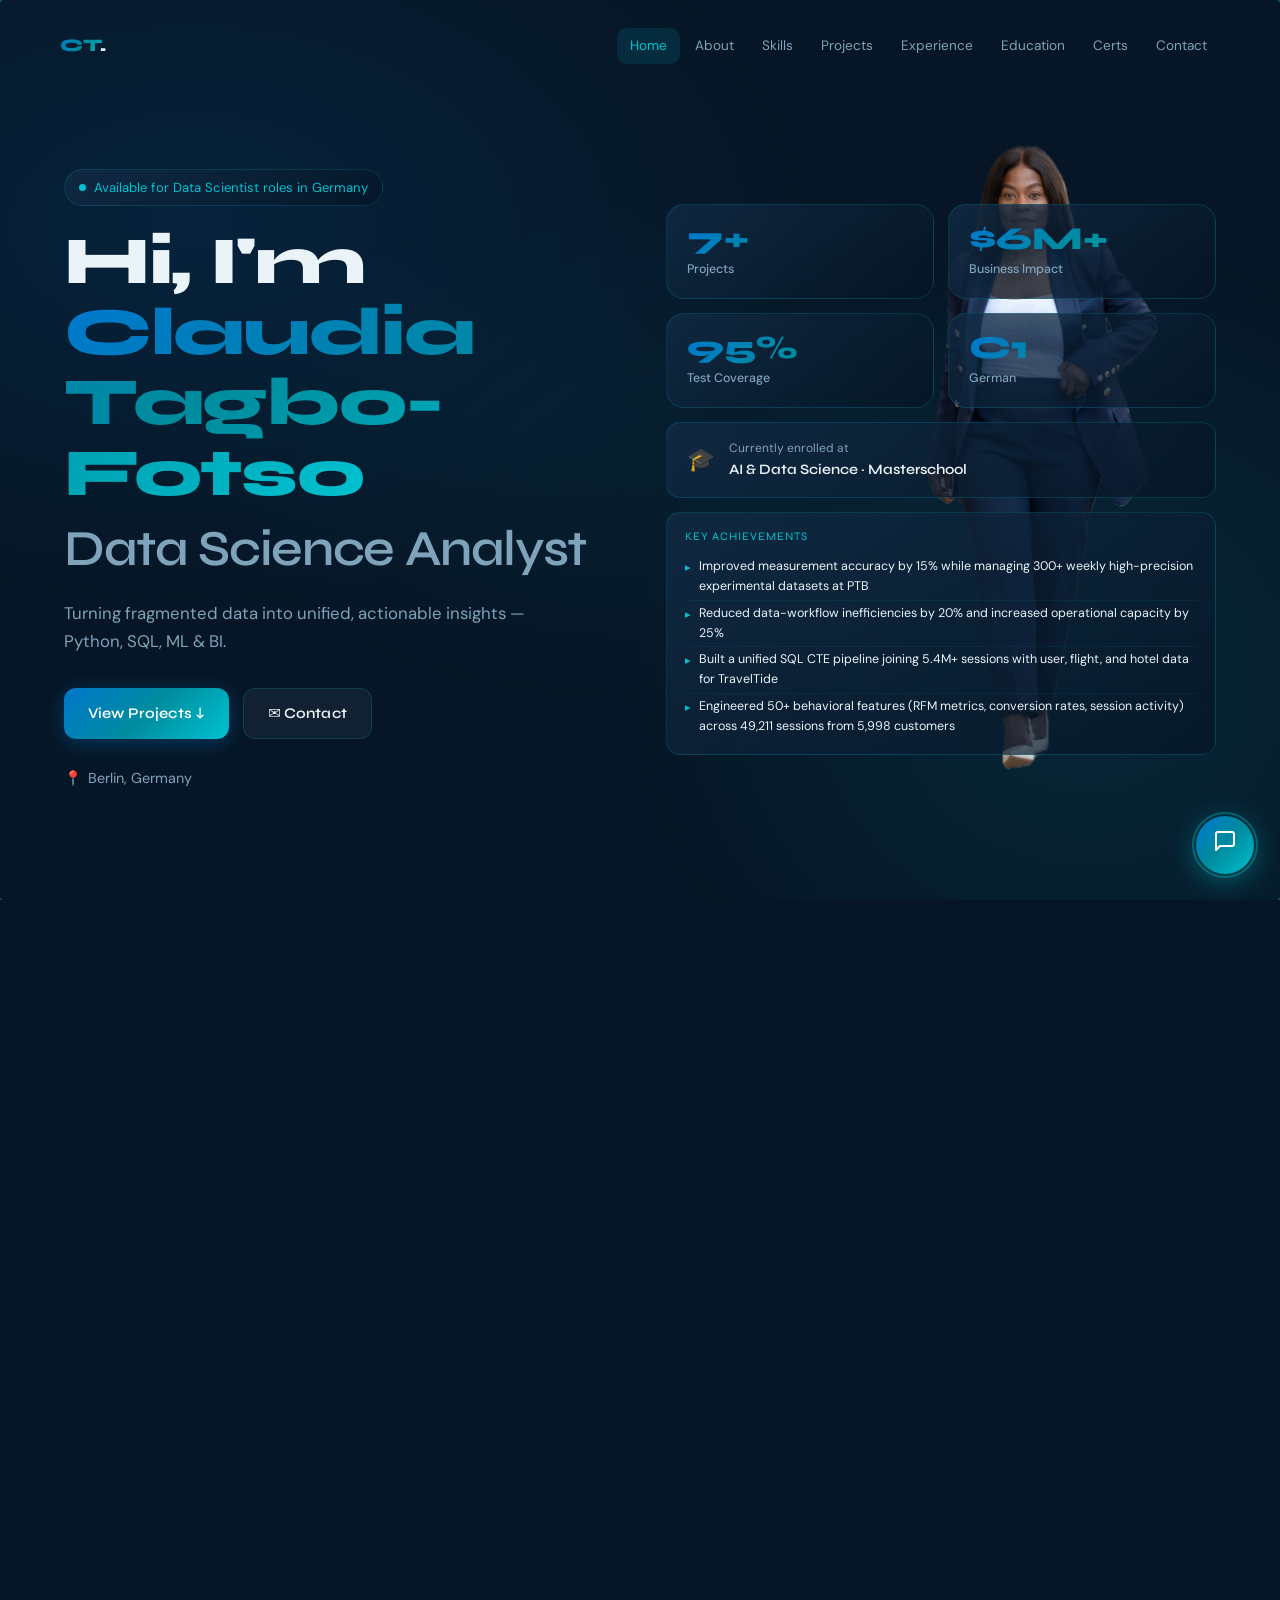
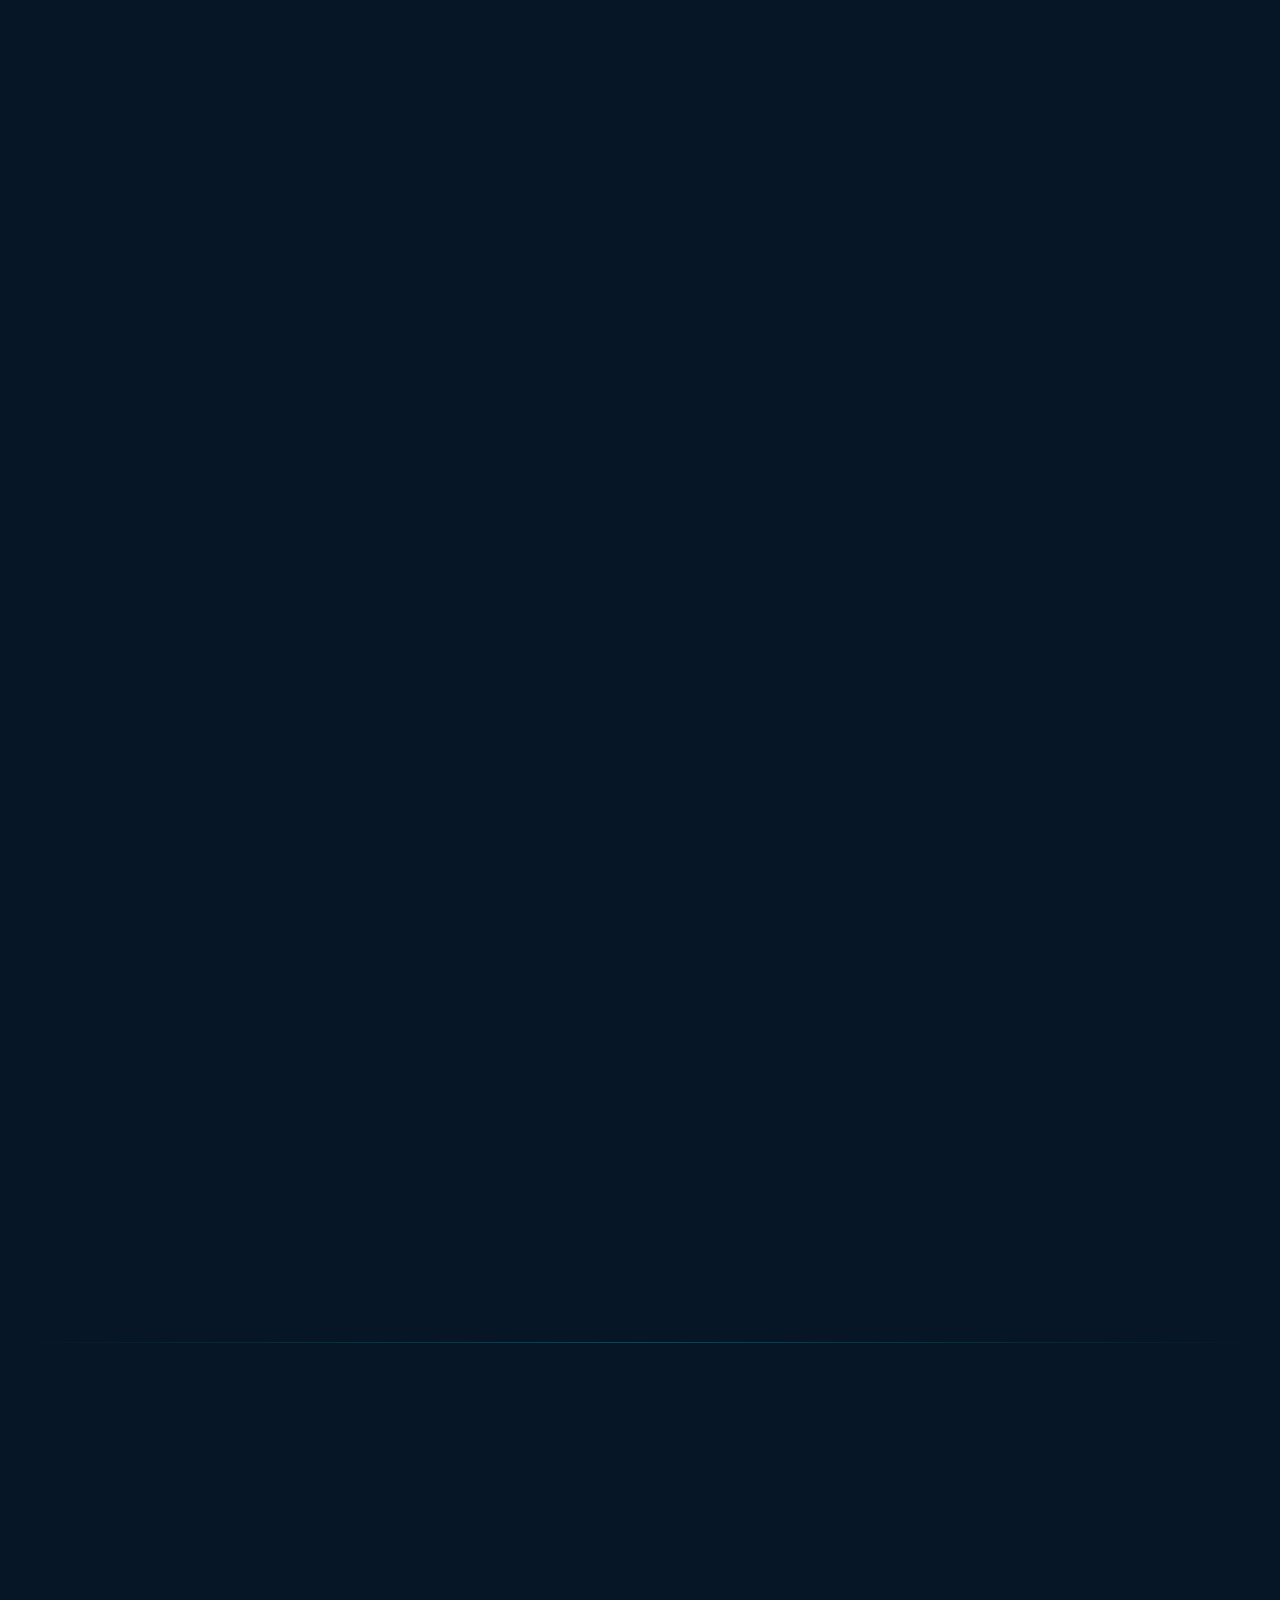
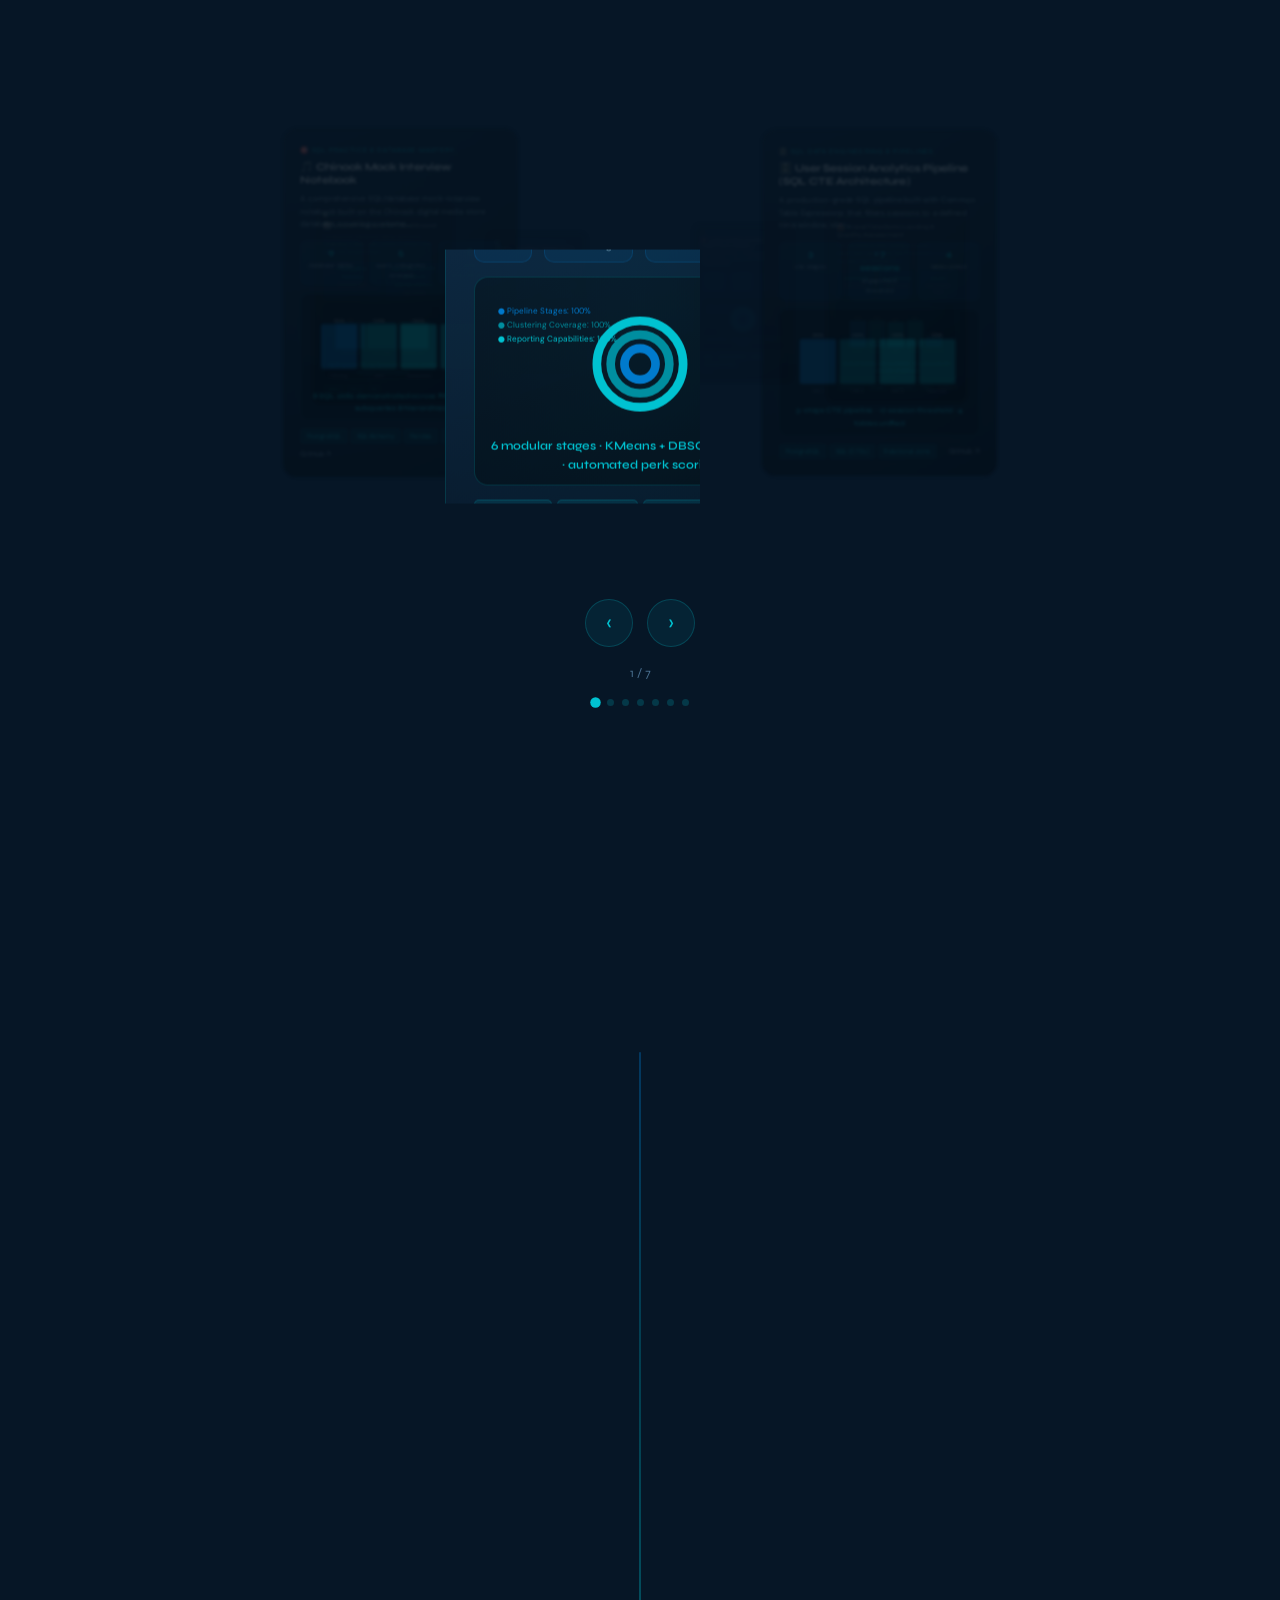
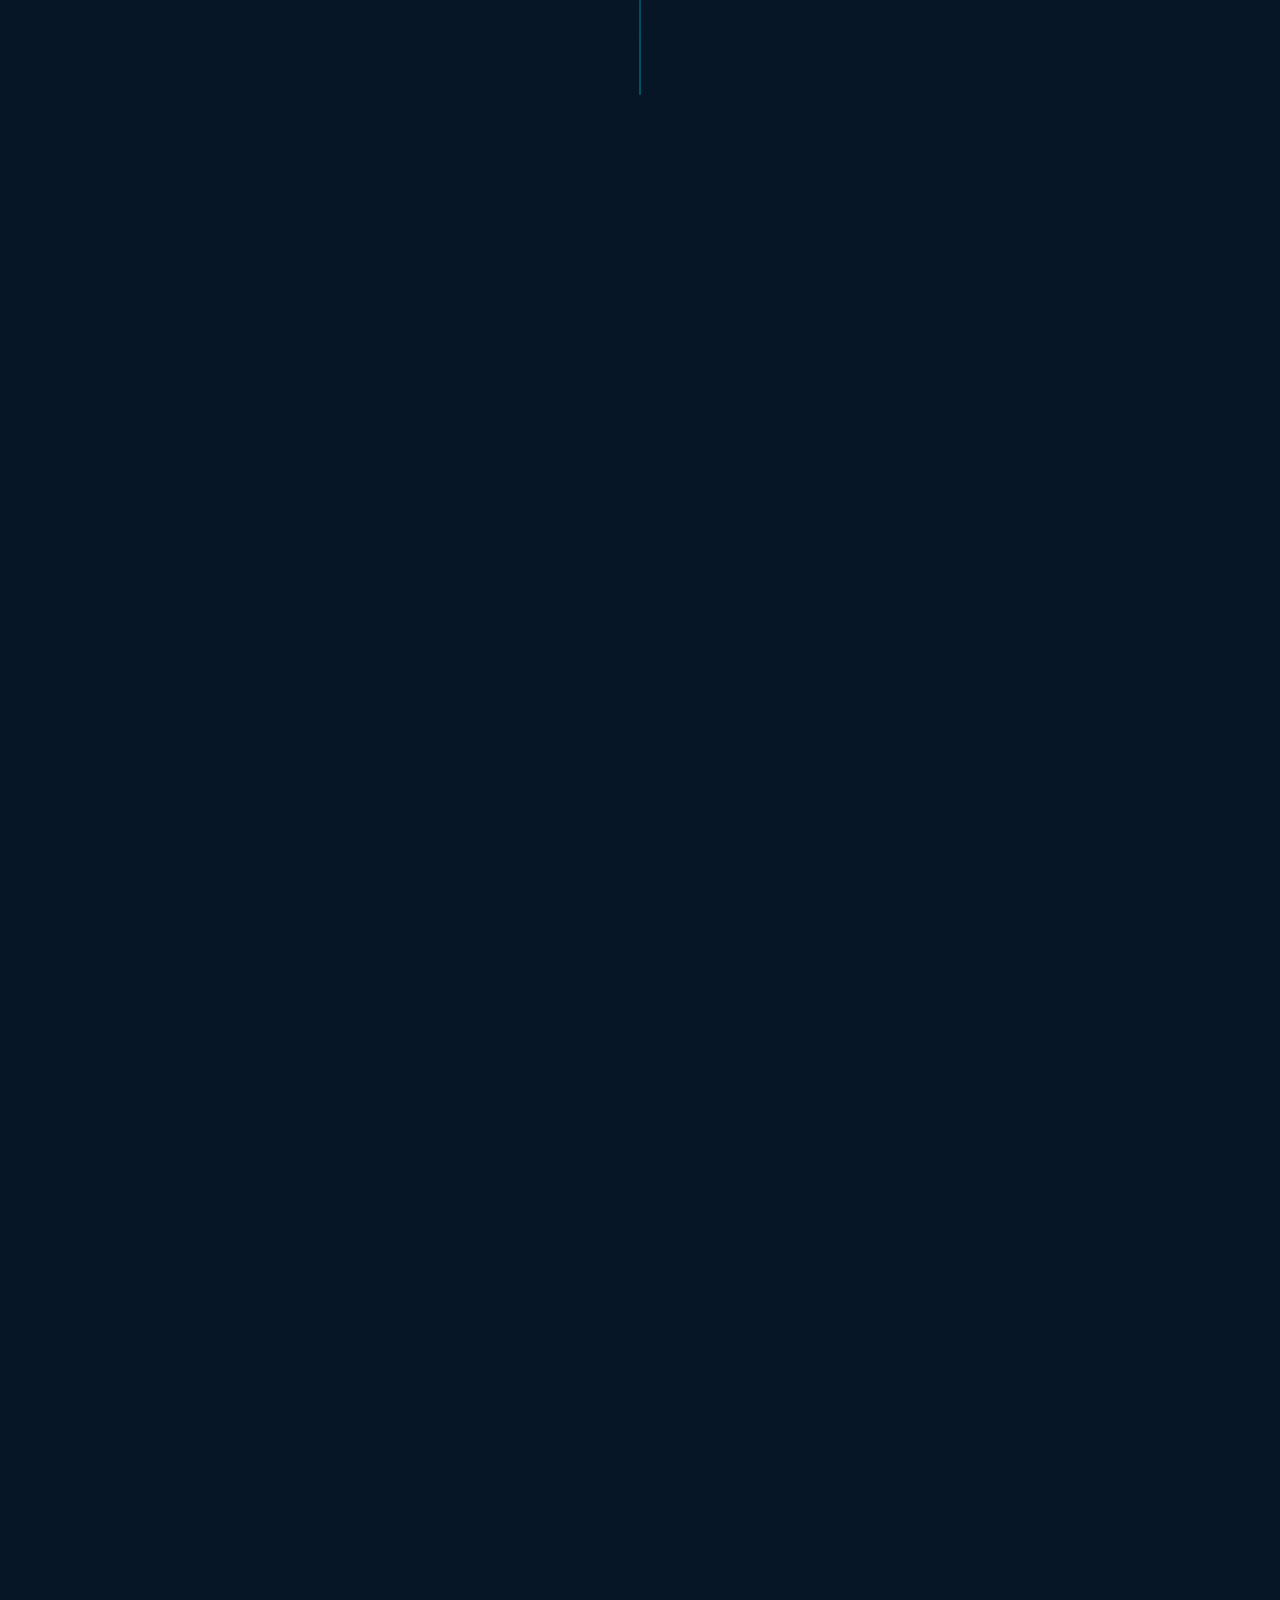
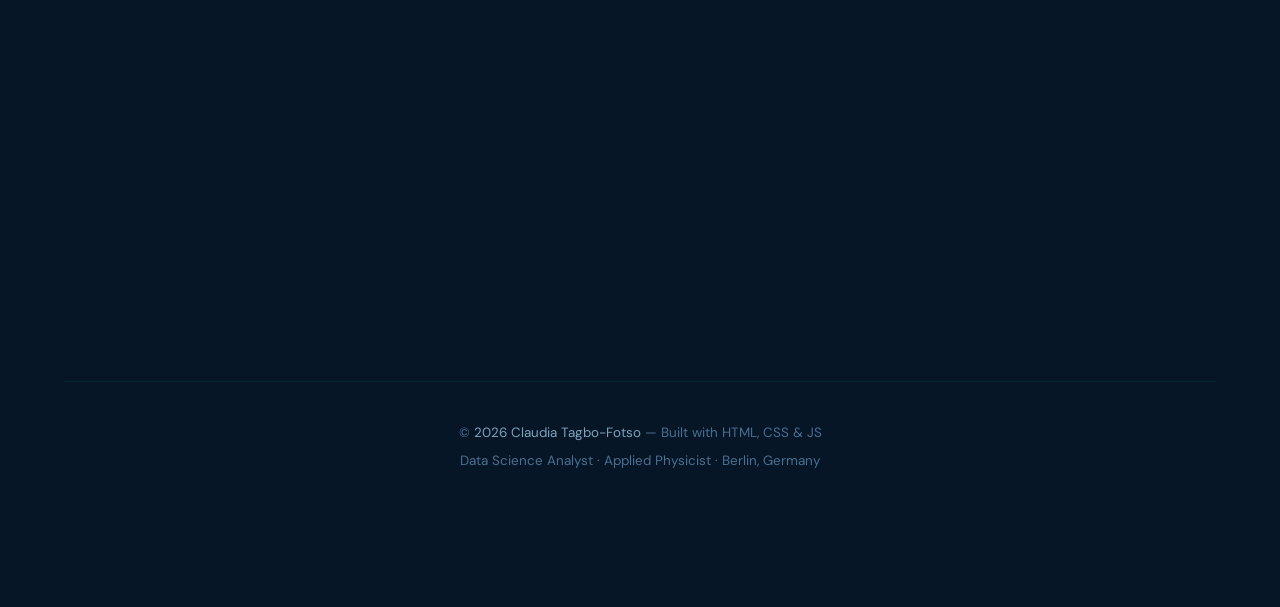
<file: index.html>
<!doctype html>
<html lang="en">
<head>
  <meta charset="UTF-8"/>
  <meta name="viewport" content="width=device-width, initial-scale=1.0"/>
  <title>Claudia Tagbo-Fotso — Data Science Analyst Portfolio</title>
  <meta name="description" content="Claudia Tagbo-Fotso — Data Science Analyst specializing in Machine Learning, SQL, and Tableau. 7 production-grade projects."/>
  <link rel="preconnect" href="https://fonts.googleapis.com"/>
  <link rel="preconnect" href="https://fonts.gstatic.com" crossorigin/>
  <link href="https://fonts.googleapis.com/css2?family=Syne:wght@400;500;600;700;800&family=DM+Sans:ital,opsz,wght@0,9..40,300;0,9..40,400;0,9..40,500;0,9..40,600;1,9..40,400&display=swap" rel="stylesheet"/>
  <link rel="stylesheet" href="src/assets/css/styles.css"/>
</head>
<body>

<div class="app-bg" aria-hidden="true">
  <canvas id="bgCanvas"></canvas>
</div>

<!-- NAVBAR -->
<header id="navbar" class="navbar">
  <div class="nav-inner">
    <button class="brand" data-go="hero">CT<span style="color:var(--text)">.</span></button>
    <nav class="nav-links" id="navLinks" role="navigation">
      <button data-go="hero">Home</button>
      <button data-go="about">About</button>
      <button data-go="skills">Skills</button>
      <button data-go="projects">Projects</button>
      <button data-go="experience">Experience</button>
      <button data-go="education">Education</button>
      <button data-go="certifications">Certs</button>
      <button data-go="contact">Contact</button>
    </nav>
    <button class="hamburger" id="hamburger" aria-label="Open menu">
      <span></span><span></span><span></span>
    </button>
  </div>
</header>

<main>
<!-- HERO -->
<section id="hero">
  <div class="hero">
    <div class="hero-grid">
      <div class="reveal">
        <div class="hero-tag glass" id="heroAvailTag"></div>
        <h1 id="heroH1"></h1>
        <p class="tagline" id="heroTagline"></p>
        <div class="hero-actions">
          <button class="btn btn-primary" data-go="projects">View Projects ↓</button>
          <button class="btn btn-ghost" data-go="contact">✉ Contact</button>
        </div>
        <div class="hero-loc">📍 <span id="heroLoc"></span></div>
      </div>
      <div class="hero-right reveal" style="transition-delay:.12s" id="heroRight"></div>
    </div>
  </div>
</section>

<!-- ABOUT -->
<section id="about">
  <div class="section">
    <div class="about-grid">
      <div class="reveal-left">
        <div class="about-label">About me</div>
        <h2 style="font-size:clamp(1.8rem,3.5vw,2.8rem);font-weight:800;margin-bottom:10px">From <span class="grad-text">Physics</span> to<br/>Data Science</h2>
        <p class="lead" style="font-size:.95rem;margin-top:14px">Applied Physics (M.Sc.) foundation meets production-grade data analytics.</p>
        <div class="achieve-list" style="margin-top:24px" id="achieveList"></div>
      </div>
      <div class="reveal" style="transition-delay:.1s">
        <div class="about-card glass">
          <p id="aboutSummary"></p>
          <div class="lang-section">
            <div class="lang-title">Languages</div>
            <div class="lang-grid" id="langGrid"></div>
          </div>
        </div>
      </div>
    </div>
  </div>
</section>

<!-- SKILLS -->
<section id="skills">
  <div class="section">
    <div class="section-heading center reveal">
      <h2>Skills & <span class="grad-text">Expertise</span></h2>
      <p class="lead">A full-stack data toolkit — from raw SQL to deployed deep learning models.</p>
    </div>
    <div class="skills-grid" id="skillsGrid"></div>
  </div>
</section>

<!-- PROJECTS -->
<section id="projects">
  <div class="projects-wrap">
    <div class="projects-header reveal">
      <h2>Featured <span class="grad-text">Projects</span></h2>
      <p class="lead" style="margin:8px auto 0">7 production-grade projects across Segmentation, SQL & BI Analytics.</p>
      <div class="category-filter" id="catFilter"></div>
    </div>
    <div class="carousel-stage" id="carouselStage" aria-label="Projects 3D carousel">
      <div class="carousel-track" id="carouselTrack"></div>
    </div>
    <div class="carousel-controls">
      <div class="carousel-arrows">
        <button id="prevProj" aria-label="Previous">‹</button>
        <button id="nextProj" aria-label="Next">›</button>
      </div>
      <div class="proj-counter" id="projCounter"></div>
      <div class="carousel-dots" id="carouselDots"></div>
    </div>
  </div>
</section>

<!-- EXPERIENCE -->
<section id="experience">
  <div class="section">
    <div class="section-heading center reveal">
      <h2>Work <span class="grad-text">Experience</span></h2>
      <p class="lead">Discipline, precision and data-driven thinking across industries.</p>
    </div>
    <div class="timeline" id="timeline"></div>
  </div>
</section>

<!-- EDUCATION -->
<section id="education">
  <div class="section">
    <div class="section-heading center reveal">
      <h2>Education & <span class="grad-text">Training</span></h2>
      <p class="lead">Strong mathematical foundations — continuously upgrading through applied AI training.</p>
    </div>
    <div class="cards-grid" id="educationGrid"></div>
  </div>
</section>

<!-- CERTIFICATIONS -->
<section id="certifications">
  <div class="section">
    <div class="section-heading center reveal">
      <h2>Recent <span class="grad-text">Certifications</span></h2>
      <p class="lead">Verified credentials across AI, Machine Learning and Data Science.</p>
    </div>
    <div class="cards-grid" id="certsGrid"></div>
  </div>
</section>

<!-- CONTACT -->
<section id="contact">
  <div class="section">
    <div class="contact-card glass reveal">
      <h2>Let's <span class="grad-text">Connect</span></h2>
      <p class="sub">Open to Data Scientist & ML Engineer opportunities in Germany.<br/>Available for full-time roles, freelance projects, or technical collaborations.</p>
      <div class="contact-links" id="contactLinks"></div>
    </div>
    <footer>
      <p>© <span id="year"></span> <span>Claudia Tagbo-Fotso</span> — Built with HTML, CSS & JS </p>
      <p style="margin-top:6px">Data Science Analyst · Applied Physicist · Berlin, Germany</p>
    </footer>
  </div>
</section>
</main>

<!-- CHATBOT FAB -->
<button id="chatFab" class="chat-fab" aria-label="Open AI assistant">
  <div class="chat-fab-pulse"></div>
  <div class="chat-icon-open">
    <svg viewBox="0 0 24 24" width="24" height="24" fill="none" stroke="currentColor" stroke-width="2" stroke-linecap="round" stroke-linejoin="round">
      <path d="M21 15a2 2 0 0 1-2 2H7l-4 4V5a2 2 0 0 1 2-2h14a2 2 0 0 1 2 2z"/>
    </svg>
  </div>
  <div class="chat-icon-close" style="position:absolute">
    <svg viewBox="0 0 24 24" width="22" height="22" fill="none" stroke="currentColor" stroke-width="2.5" stroke-linecap="round"><line x1="18" y1="6" x2="6" y2="18"/><line x1="6" y1="6" x2="18" y2="18"/></svg>
  </div>
</button>

<!-- CHATBOT PANEL -->
<div id="chatPanel" class="chat-panel" role="dialog" aria-label="AI Portfolio Assistant" aria-hidden="true">
  <div class="chat-header">
    <div class="chat-header-info">
      <div class="chat-avatar">🤖</div>
      <div>
        <div class="chat-title">Claudia's AI Assistant</div>
        <div class="chat-sub"><span class="chat-live-dot"></span> Online · DeepSeek AI</div>
      </div>
    </div>
    <div style="display:flex;gap:8px;">
      <button id="chatFullscreen" class="chat-fullscreen-btn" aria-label="Fullscreen">⛶</button>
      <button id="chatClose" class="chat-close" aria-label="Close">✕</button>
    </div>
  </div>
  <div id="chatMessages" class="chat-messages" role="log" aria-live="polite"></div>
  <div id="chatSugg" class="chat-suggestions"></div>
  <div class="chat-input-row">
    <input id="chatInput" class="chat-input" type="text" placeholder="Ask about projects, ML, SQL, XAI…" autocomplete="off" aria-label="Chat input"/>
    <button id="chatSend" class="chat-send" aria-label="Send message">↑</button>
  </div>
</div>

<!-- Fixed image on the right -->
<div class="fixed-image-container">
  <img src="src/assets/images/chloe_aicha.png" alt="Claudia Tagbo-Fotso" class="fixed-image">
</div>

<script src="src/assets/js/system_prompt.js"></script>
<script src="src/assets/js/portfolio.js"></script>
<script src="src/assets/js/portfolio_data_provider.js"></script>
<script src="src/assets/js/client.js"></script>
<script src="src/assets/js/config.js"></script>
<script src="src/assets/js/chatbot_engine.js"></script>
<script src="src/assets/js/main.js"></script>
</body>
</html>
</file>
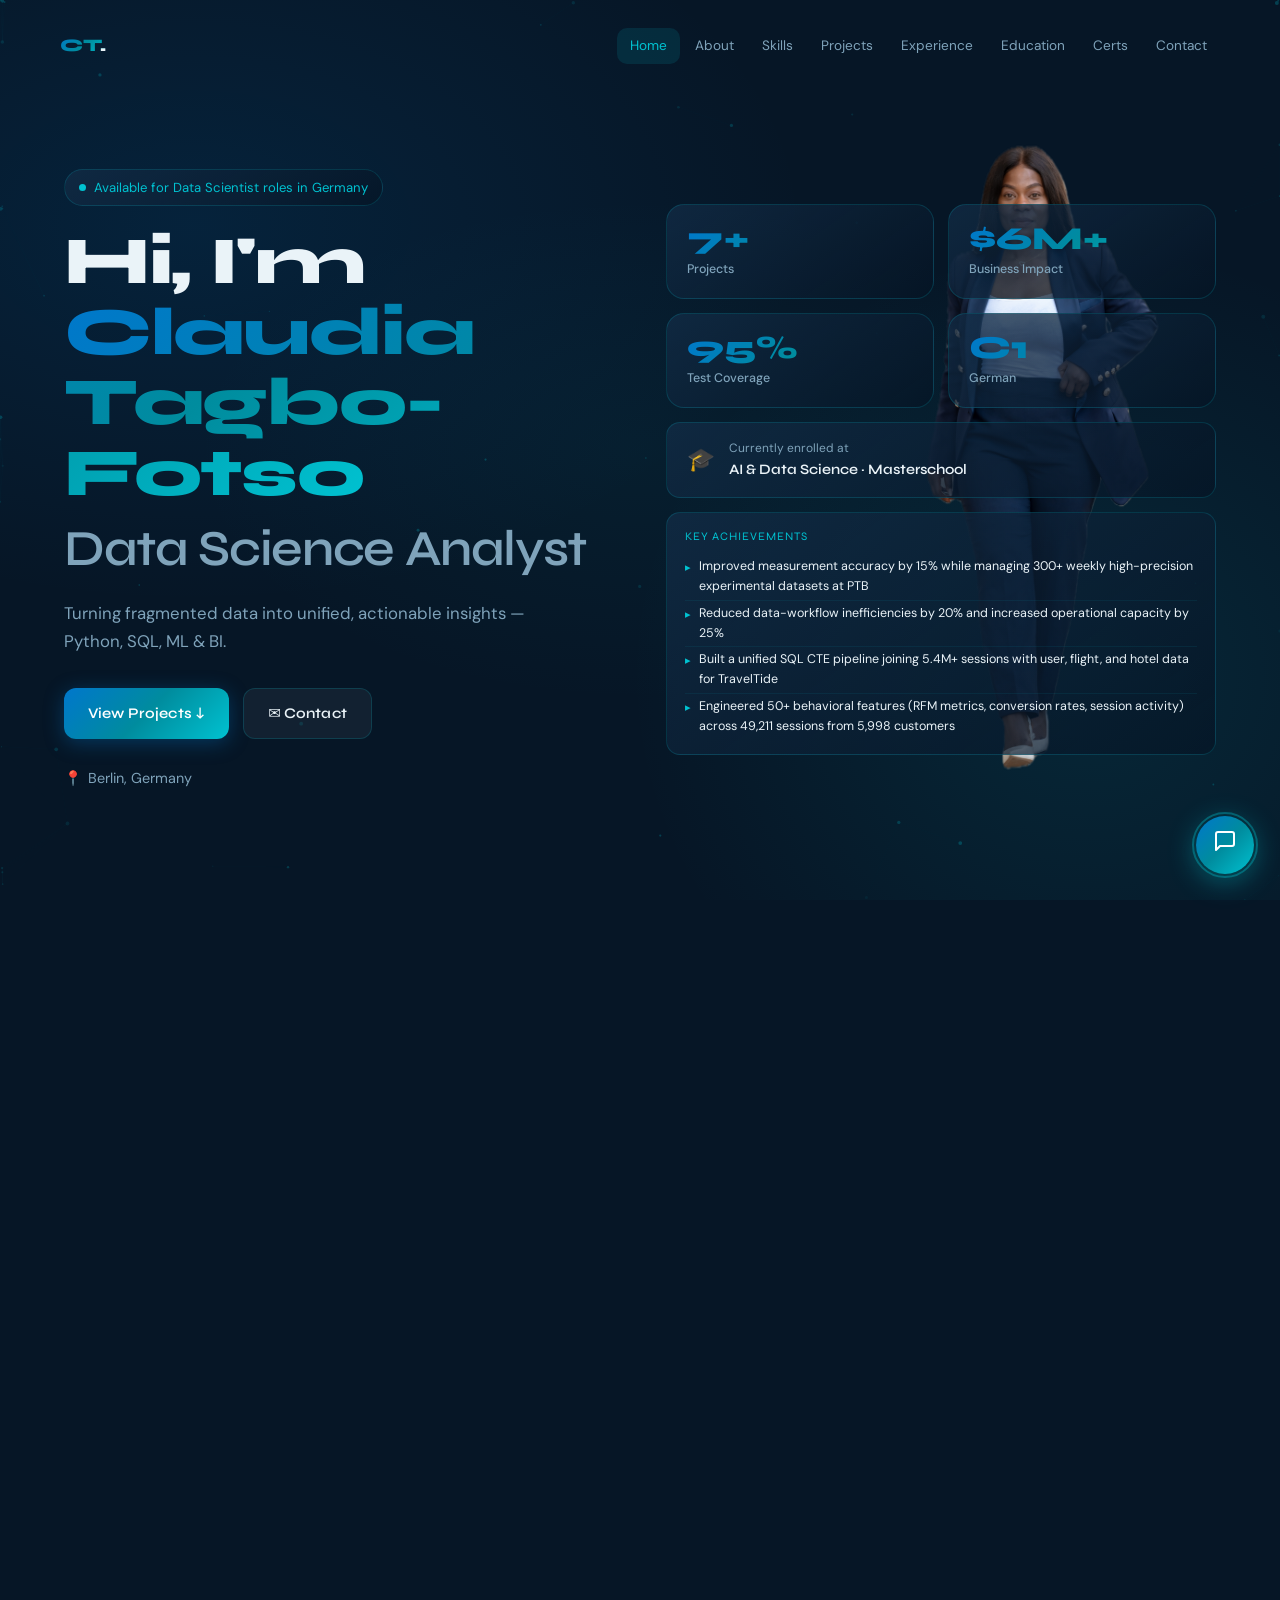
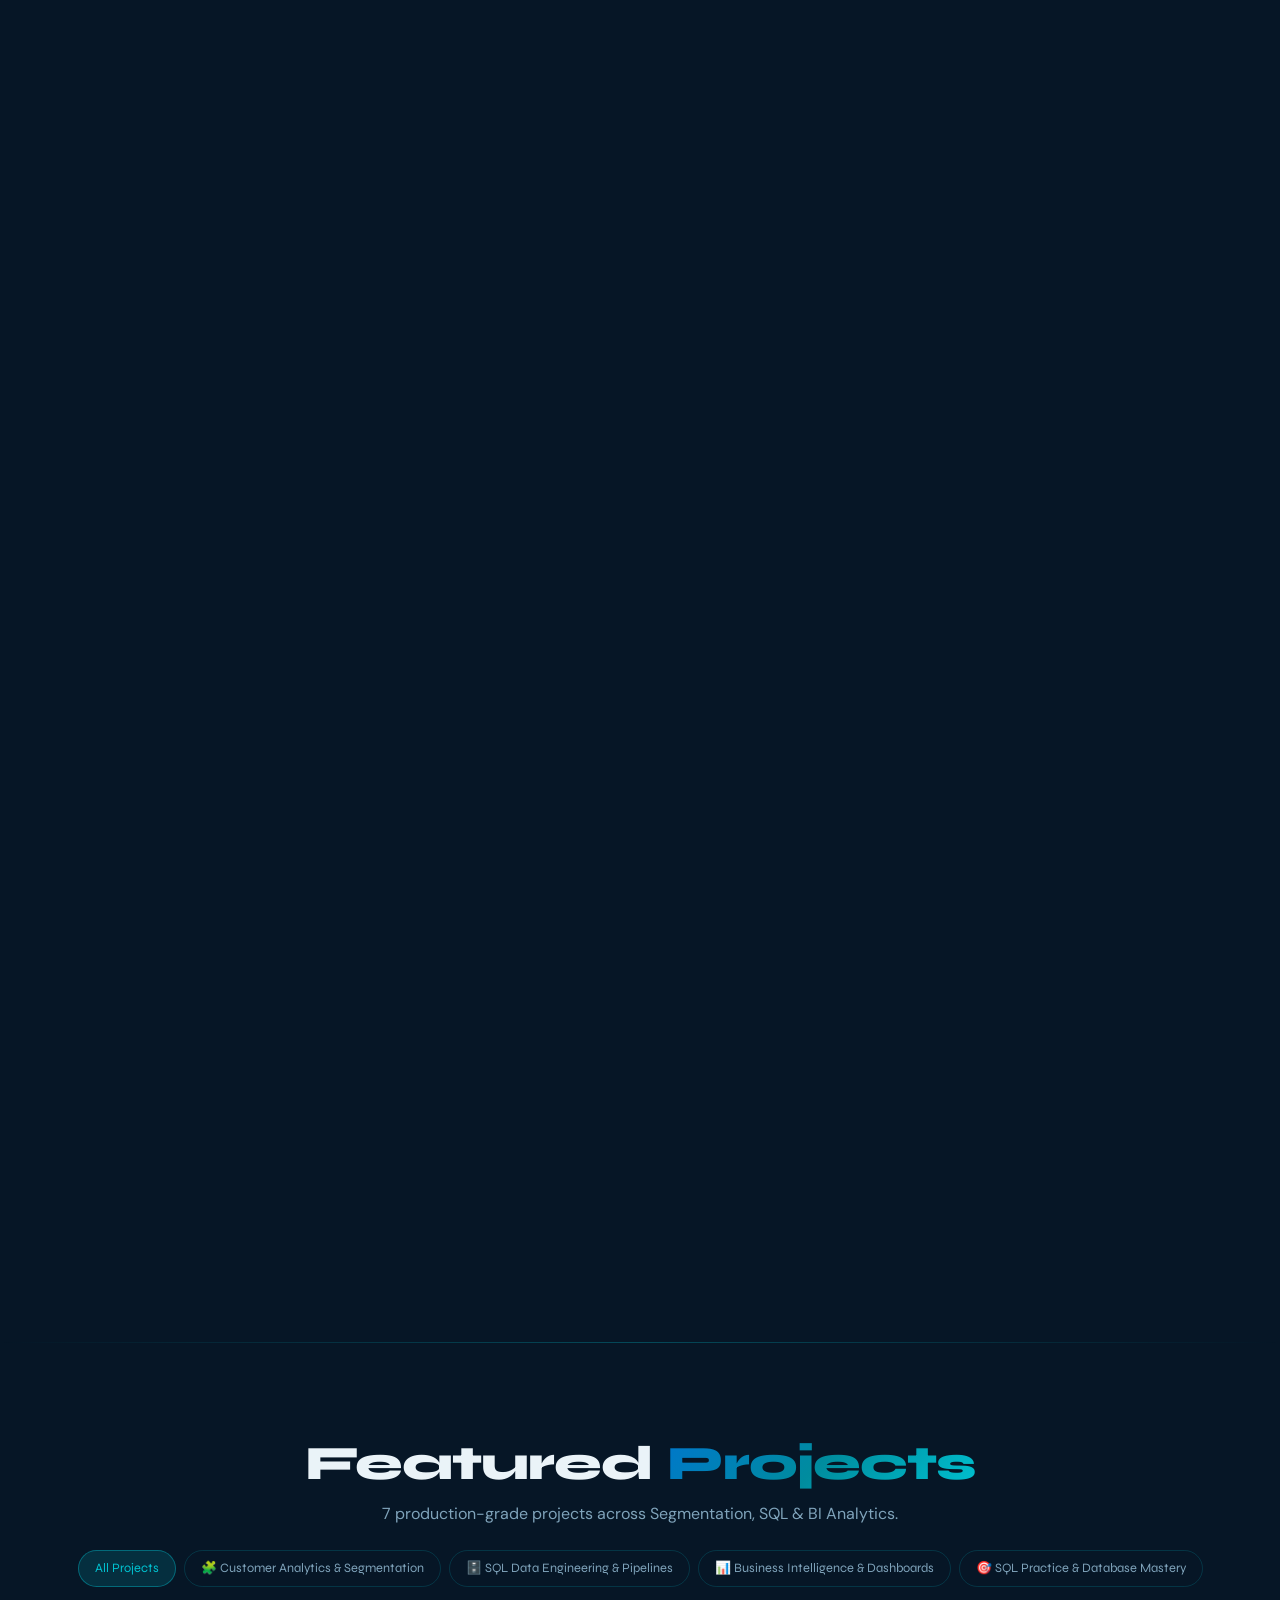
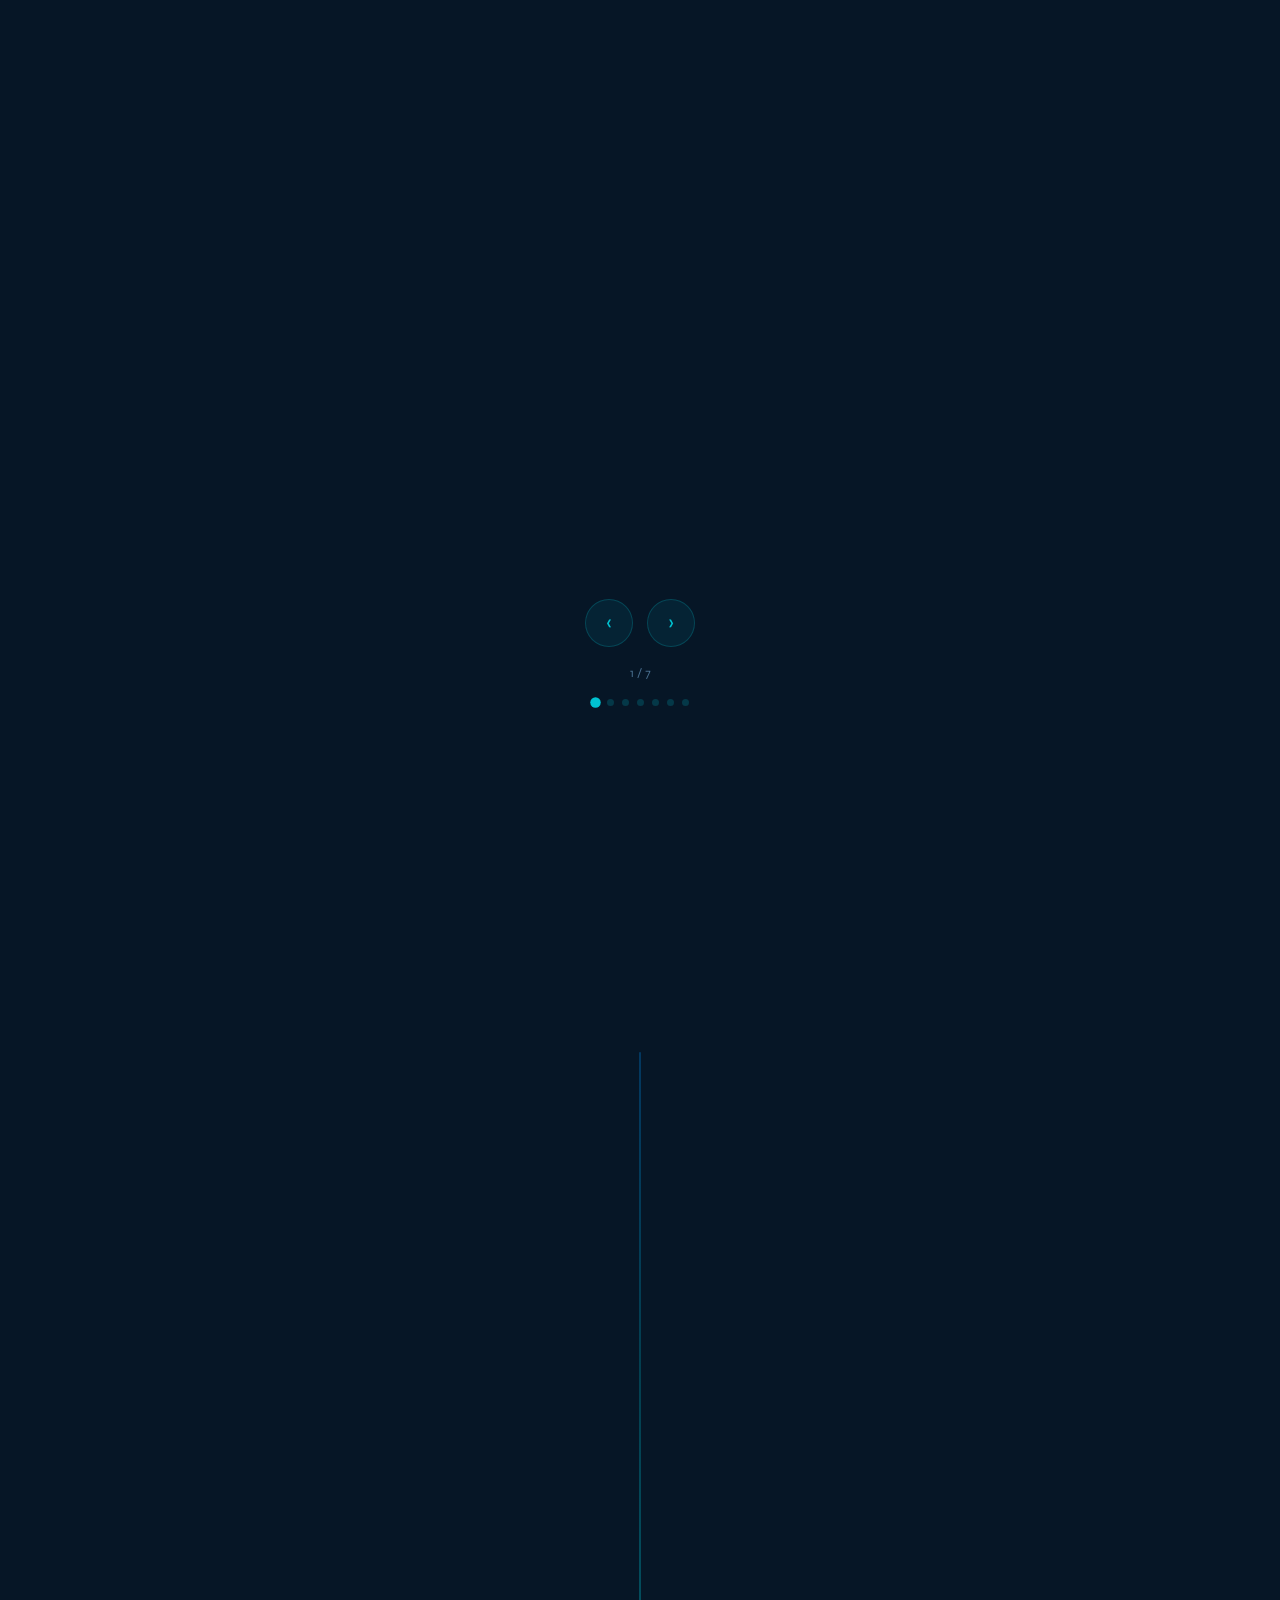
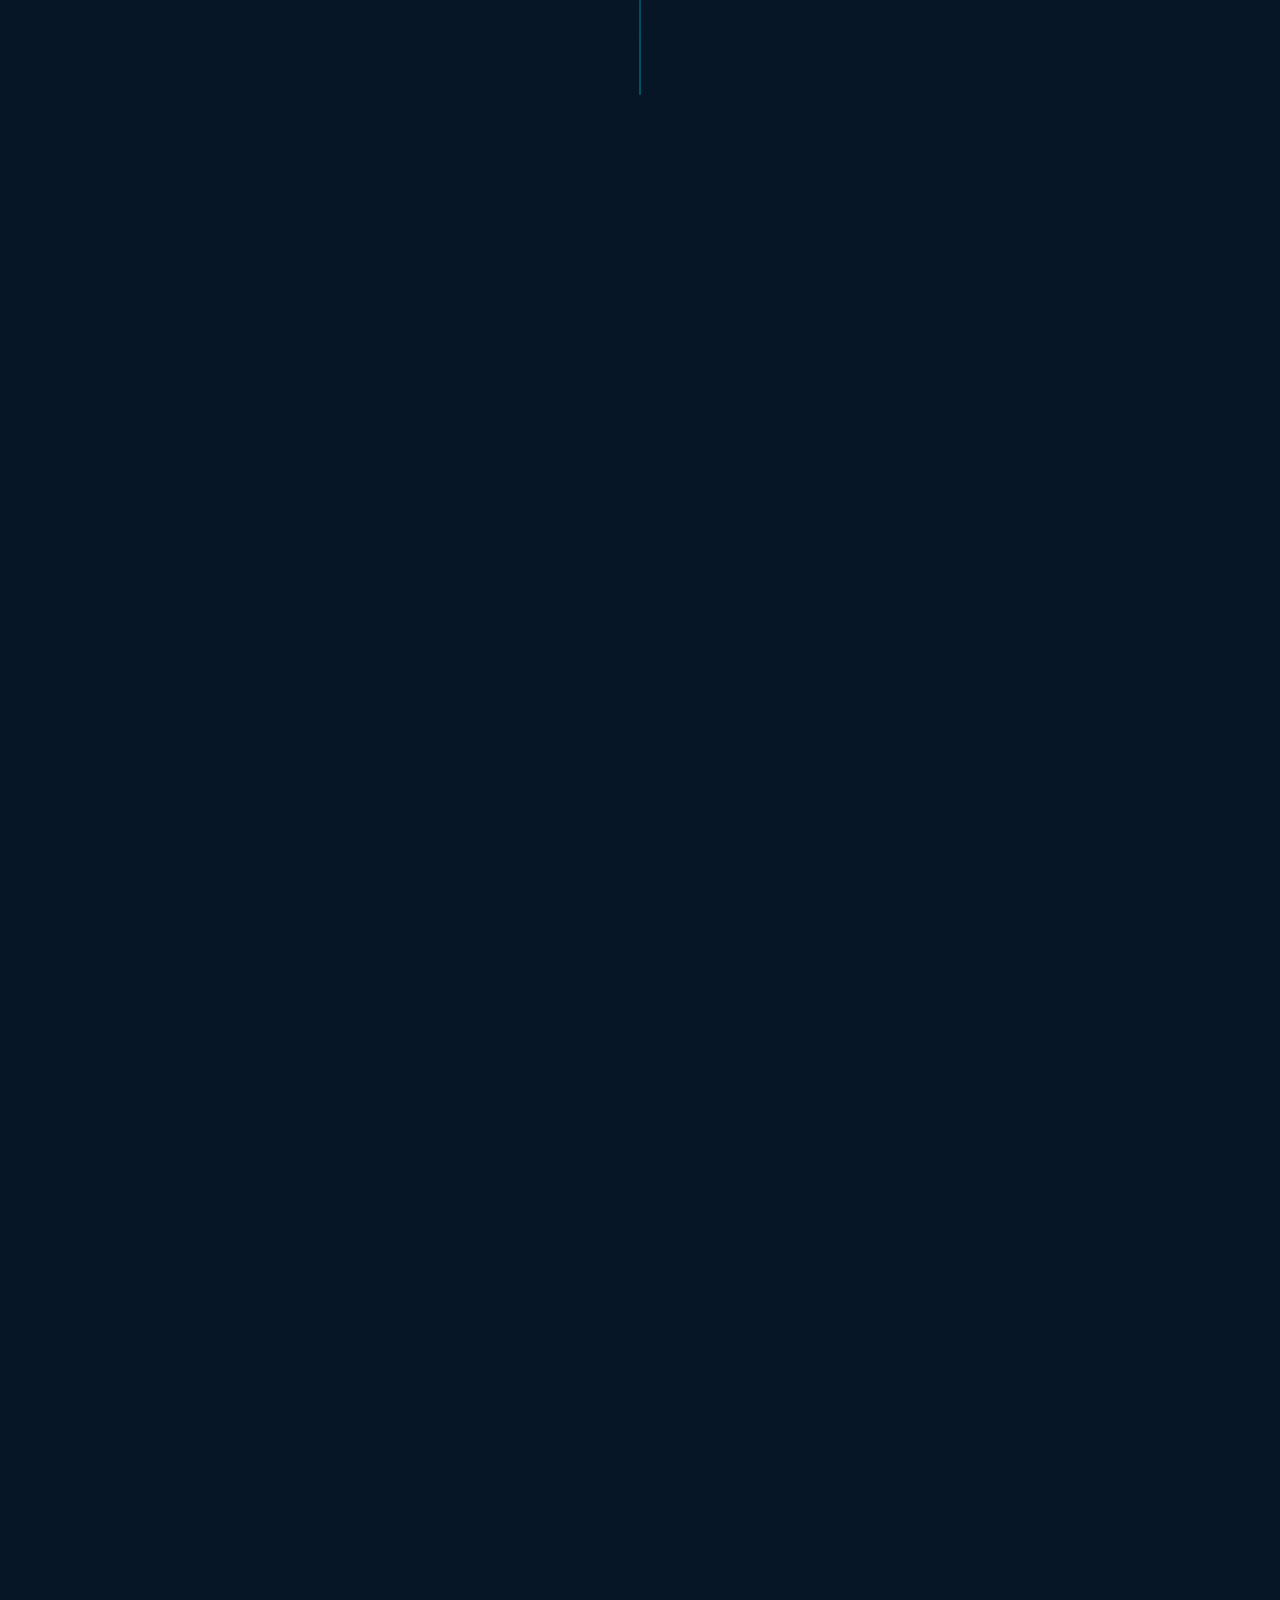
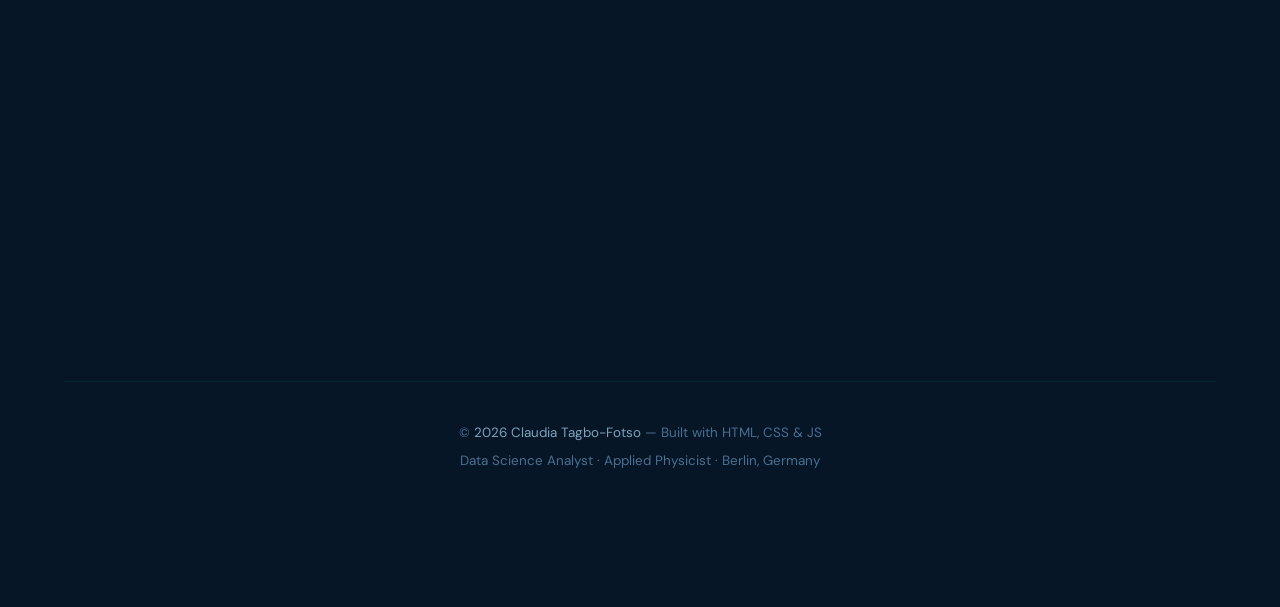
<file: src/index.html>
<!doctype html>
<html lang="en">
<head>
  <meta charset="UTF-8"/>
  <meta name="viewport" content="width=device-width, initial-scale=1.0"/>
  <title>Claudia Tagbo-Fotso — Data Science Analyst Portfolio</title>
  <meta name="description" content="Claudia Tagbo-Fotso — Data Science Analyst specializing in Machine Learning, SQL, and Tableau. 7 production-grade projects."/>
  <link rel="preconnect" href="https://fonts.googleapis.com"/>
  <link rel="preconnect" href="https://fonts.gstatic.com" crossorigin/>
  <link href="https://fonts.googleapis.com/css2?family=Syne:wght@400;500;600;700;800&family=DM+Sans:ital,opsz,wght@0,9..40,300;0,9..40,400;0,9..40,500;0,9..40,600;1,9..40,400&display=swap" rel="stylesheet"/>
  <link rel="stylesheet" href="./assets/css/styles.css"/>
</head>
<body>

<div class="app-bg" aria-hidden="true">
  <canvas id="bgCanvas"></canvas>
</div>

<!-- NAVBAR -->
<header id="navbar" class="navbar">
  <div class="nav-inner">
    <button class="brand" data-go="hero">CT<span style="color:var(--text)">.</span></button>
    <nav class="nav-links" id="navLinks" role="navigation">
      <button data-go="hero">Home</button>
      <button data-go="about">About</button>
      <button data-go="skills">Skills</button>
      <button data-go="projects">Projects</button>
      <button data-go="experience">Experience</button>
      <button data-go="education">Education</button>
      <button data-go="certifications">Certs</button>
      <button data-go="contact">Contact</button>
    </nav>
    <button class="hamburger" id="hamburger" aria-label="Open menu">
      <span></span><span></span><span></span>
    </button>
  </div>
</header>

<main>
<!-- HERO -->
<section id="hero">
  <div class="hero">
    <div class="hero-grid">
      <div class="reveal">
        <div class="hero-tag glass" id="heroAvailTag"></div>
        <h1 id="heroH1"></h1>
        <p class="tagline" id="heroTagline"></p>
        <div class="hero-actions">
          <button class="btn btn-primary" data-go="projects">View Projects ↓</button>
          <button class="btn btn-ghost" data-go="contact">✉ Contact</button>
        </div>
        <div class="hero-loc">📍 <span id="heroLoc"></span></div>
      </div>
      <div class="hero-right reveal" style="transition-delay:.12s" id="heroRight"></div>
    </div>
  </div>
</section>

<!-- ABOUT -->
<section id="about">
  <div class="section">
    <div class="about-grid">
      <div class="reveal-left">
        <div class="about-label">About me</div>
        <h2 style="font-size:clamp(1.8rem,3.5vw,2.8rem);font-weight:800;margin-bottom:10px">From <span class="grad-text">Physics</span> to<br/>Data Science</h2>
        <p class="lead" style="font-size:.95rem;margin-top:14px">Applied Physics (M.Sc.) foundation meets production-grade data analytics.</p>
        <div class="achieve-list" style="margin-top:24px" id="achieveList"></div>
      </div>
      <div class="reveal" style="transition-delay:.1s">
        <div class="about-card glass">
          <p id="aboutSummary"></p>
          <div class="lang-section">
            <div class="lang-title">Languages</div>
            <div class="lang-grid" id="langGrid"></div>
          </div>
        </div>
      </div>
    </div>
  </div>
</section>

<!-- SKILLS -->
<section id="skills">
  <div class="section">
    <div class="section-heading center reveal">
      <h2>Skills & <span class="grad-text">Expertise</span></h2>
      <p class="lead">A full-stack data toolkit — from raw SQL to deployed deep learning models.</p>
    </div>
    <div class="skills-grid" id="skillsGrid"></div>
  </div>
</section>

<!-- PROJECTS -->
<section id="projects">
  <div class="projects-wrap">
    <div class="projects-header reveal">
      <h2>Featured <span class="grad-text">Projects</span></h2>
      <p class="lead" style="margin:8px auto 0">7 production-grade projects across Segmentation, SQL & BI Analytics.</p>
      <div class="category-filter" id="catFilter"></div>
    </div>
    <div class="carousel-stage" id="carouselStage" aria-label="Projects 3D carousel">
      <div class="carousel-track" id="carouselTrack"></div>
    </div>
    <div class="carousel-controls">
      <div class="carousel-arrows">
        <button id="prevProj" aria-label="Previous">‹</button>
        <button id="nextProj" aria-label="Next">›</button>
      </div>
      <div class="proj-counter" id="projCounter"></div>
      <div class="carousel-dots" id="carouselDots"></div>
    </div>
  </div>
</section>

<!-- EXPERIENCE -->
<section id="experience">
  <div class="section">
    <div class="section-heading center reveal">
      <h2>Work <span class="grad-text">Experience</span></h2>
      <p class="lead">Discipline, precision and data-driven thinking across industries.</p>
    </div>
    <div class="timeline" id="timeline"></div>
  </div>
</section>

<!-- EDUCATION -->
<section id="education">
  <div class="section">
    <div class="section-heading center reveal">
      <h2>Education & <span class="grad-text">Training</span></h2>
      <p class="lead">Strong mathematical foundations — continuously upgrading through applied AI training.</p>
    </div>
    <div class="cards-grid" id="educationGrid"></div>
  </div>
</section>

<!-- CERTIFICATIONS -->
<section id="certifications">
  <div class="section">
    <div class="section-heading center reveal">
      <h2>Recent <span class="grad-text">Certifications</span></h2>
      <p class="lead">Verified credentials across AI, Machine Learning and Data Science.</p>
    </div>
    <div class="cards-grid" id="certsGrid"></div>
  </div>
</section>

<!-- CONTACT -->
<section id="contact">
  <div class="section">
    <div class="contact-card glass reveal">
      <h2>Let's <span class="grad-text">Connect</span></h2>
      <p class="sub">Open to Data Scientist & ML Engineer opportunities in Germany.<br/>Available for full-time roles, freelance projects, or technical collaborations.</p>
      <div class="contact-links" id="contactLinks"></div>
    </div>
    <footer>
      <p>© <span id="year"></span> <span>Claudia Tagbo-Fotso</span> — Built with HTML, CSS & JS </p>
      <p style="margin-top:6px">Data Science Analyst · Applied Physicist · Berlin, Germany</p>
    </footer>
  </div>
</section>
</main>

<!-- CHATBOT FAB -->
<button id="chatFab" class="chat-fab" aria-label="Open AI assistant">
  <div class="chat-fab-pulse"></div>
  <div class="chat-icon-open">
    <svg viewBox="0 0 24 24" width="24" height="24" fill="none" stroke="currentColor" stroke-width="2" stroke-linecap="round" stroke-linejoin="round">
      <path d="M21 15a2 2 0 0 1-2 2H7l-4 4V5a2 2 0 0 1 2-2h14a2 2 0 0 1 2 2z"/>
    </svg>
  </div>
  <div class="chat-icon-close" style="position:absolute">
    <svg viewBox="0 0 24 24" width="22" height="22" fill="none" stroke="currentColor" stroke-width="2.5" stroke-linecap="round"><line x1="18" y1="6" x2="6" y2="18"/><line x1="6" y1="6" x2="18" y2="18"/></svg>
  </div>
</button>

<!-- CHATBOT PANEL -->
<div id="chatPanel" class="chat-panel" role="dialog" aria-label="AI Portfolio Assistant" aria-hidden="true">
  <div class="chat-header">
    <div class="chat-header-info">
      <div class="chat-avatar">🤖</div>
      <div>
        <div class="chat-title">Claudia's AI Assistant</div>
        <div class="chat-sub"><span class="chat-live-dot"></span> Online · DeepSeek AI</div>
      </div>
    </div>
    <div style="display:flex;gap:8px;">
      <button id="chatFullscreen" class="chat-fullscreen-btn" aria-label="Fullscreen">⛶</button>
      <button id="chatClose" class="chat-close" aria-label="Close">✕</button>
    </div>
  </div>
  <div id="chatMessages" class="chat-messages" role="log" aria-live="polite"></div>
  <div id="chatSugg" class="chat-suggestions"></div>
  <div class="chat-input-row">
    <input id="chatInput" class="chat-input" type="text" placeholder="Ask about projects, ML, SQL, XAI…" autocomplete="off" aria-label="Chat input"/>
    <button id="chatSend" class="chat-send" aria-label="Send message">↑</button>
  </div>
</div>

  <!-- Fixed image on the right -->
  <div class="fixed-image-container">
    <img src="./assets/images/chloe_aicha.png" alt="Claudia Tagbo-Fotso" class="fixed-image">
  </div>


<script src="./assets/js/system_prompt.js"></script>
<script src="./assets/js/portfolio.js"></script>
<script src="./assets/js/portfolio_data_provider.js"></script>
<script src="./assets/js/client.js"></script>
<script src="./assets/js/config.js"></script>
<script src="./assets/js/chatbot_engine.js"></script>
<script src="./assets/js/main.js"></script>
</body>
</html>
</file>
<file: src/assets/css/styles.css>
:root{
  --blue:#0077CC;--teal:#008C9E;--aqua:#00C2D1;
  --bg:#061626;--surface:rgba(16,38,60,0.55);--surface-strong:rgba(10,26,44,0.96);
  --border:rgba(0,194,209,0.18);--border-bright:rgba(0,194,209,0.38);
  --text:#eaf3f8;--muted:#7fa3ba;--dim:#4a7090;
  --radius:16px;
  --grad:linear-gradient(135deg,#0077CC,#008C9E,#00C2D1);
  --grad-r:linear-gradient(135deg,#00C2D1,#008C9E,#0077CC);
  --glow:0 20px 60px -20px rgba(0,194,209,0.45);
  --glow-sm:0 8px 32px rgba(0,194,209,0.25);
  --card-bg:linear-gradient(145deg,rgba(18,44,70,0.78),rgba(6,20,36,0.68));
  --font-head:'Syne',system-ui,sans-serif;
  --font-body:'DM Sans',system-ui,sans-serif;
}
*{box-sizing:border-box;margin:0;padding:0}
html{scroll-behavior:smooth;scroll-padding-top:80px}
body{font-family:var(--font-body);background:var(--bg);color:var(--text);-webkit-font-smoothing:antialiased;overflow-x:hidden;line-height:1.6}
h1,h2,h3,h4,h5{font-family:var(--font-head);letter-spacing:-0.02em;line-height:1.1}
button{font:inherit;color:inherit;background:none;border:none;cursor:pointer}
a{color:inherit;text-decoration:none}
img{max-width:100%;display:block}
ul{list-style:none}

/* ===== BACKGROUND ===== */
.app-bg{position:fixed;inset:0;z-index:-2;background:var(--bg)}
.app-bg::before{content:"";position:absolute;inset:0;
  background:radial-gradient(ellipse 80% 70% at 15% 25%,rgba(0,119,204,0.13),transparent 60%),
             radial-gradient(ellipse 60% 80% at 85% 75%,rgba(0,194,209,0.10),transparent 60%),
             radial-gradient(ellipse 50% 40% at 50% 50%,rgba(0,140,158,0.07),transparent 70%);
}
.app-bg canvas{position:absolute;inset:0;opacity:0.35}

.fixed-image-container {
  position: fixed;
  right: 20px; /* Distance from the right edge */
  top: 50%; /* Vertically center */
  transform: translateY(-50%); /* Adjust for perfect centering */
  z-index: 1000; /* Ensure it stays above other content */
  height: 80vh; /* Set container height to 80% of the viewport height */
  display: flex;
  align-items: center;
  justify-content: center;

  z-index: -1; /* IMPORTANT */
  pointer-events: none; /* Allow clicks to pass through */
}

.fixed-image {
  max-width: auto; /* Let width adjust to maintain aspect ratio */
  max-height: 100%; /* Fill the container height */
  width: auto; /* Maintain aspect ratio */
  height: auto;
  border-radius: 8px; /* Optional: Add rounded corners */
  /*box-shadow: 0 4px 8px rgba(0, 0, 0, 0.2); /* Optional: Add shadow */
  background: transparent; /* Ensure background is transparent */
  object-fit: contain; /* Ensure the image fits within the container without distortion */
}

/* ===== GLASS ===== */
.glass{background:var(--card-bg);backdrop-filter:blur(16px);-webkit-backdrop-filter:blur(16px);border:1px solid var(--border)}
.glass-strong{background:var(--surface-strong);backdrop-filter:blur(28px);-webkit-backdrop-filter:blur(28px);border:1px solid rgba(0,194,209,0.22)}
.grad-text{background:var(--grad);-webkit-background-clip:text;background-clip:text;color:transparent}

/* ===== LAYOUT ===== */
.container{max-width:1200px;margin:0 auto;padding:0 24px}
.section{padding:96px 24px;position:relative;max-width:1200px;margin:0 auto}
.section-heading{margin-bottom:52px}
.section-heading h2{font-size:clamp(2rem,4vw,3rem);font-weight:800;margin-bottom:10px}
.section-heading p{color:var(--muted);max-width:560px;font-size:1.05rem}
.center{text-align:center}
.center .lead{margin:0 auto}
.lead{color:var(--muted);max-width:600px}

/* ===== NAVBAR ===== */
.navbar{position:fixed;top:0;left:0;right:0;z-index:100;padding:16px;transition:padding .3s}
.navbar.scrolled{padding:8px}
.nav-inner{max-width:1200px;margin:0 auto;display:flex;align-items:center;justify-content:space-between;padding:12px 20px;border-radius:18px;transition:background .3s,border .3s}
.navbar.scrolled .nav-inner{background:rgba(8,20,36,0.92);border:1px solid var(--border);backdrop-filter:blur(20px)}
.brand{font-family:var(--font-head);font-weight:800;font-size:1.1rem;background:var(--grad);-webkit-background-clip:text;background-clip:text;color:transparent;letter-spacing:-0.01em}
.nav-links{display:flex;gap:2px}
.nav-links button{padding:7px 13px;border-radius:10px;font-size:.85rem;color:var(--muted);transition:all .2s;font-family:var(--font-body)}
.nav-links button:hover{color:var(--text);background:rgba(255,255,255,0.05)}
.nav-links button.active{color:var(--aqua);background:rgba(0,194,209,0.12)}
.hamburger{display:none;flex-direction:column;gap:5px;padding:8px}
.hamburger span{width:22px;height:2px;background:var(--text);border-radius:2px;transition:.3s}
@media(max-width:900px){
  .nav-links{position:absolute;top:72px;left:16px;right:16px;flex-direction:column;padding:14px;border-radius:18px;background:var(--surface-strong);backdrop-filter:blur(28px);border:1px solid var(--border);transform:translateY(-8px);opacity:0;pointer-events:none;transition:.22s}
  .nav-links.open{transform:translateY(0);opacity:1;pointer-events:auto}
  .nav-links button{text-align:left;padding:12px 16px;border-radius:10px}
  .hamburger{display:flex}
}

/* ===== BUTTONS ===== */
.btn{display:inline-flex;align-items:center;gap:8px;padding:13px 24px;border-radius:12px;font-weight:600;font-family:var(--font-head);font-size:.92rem;transition:transform .25s,box-shadow .25s,background .2s;letter-spacing:0.01em}
.btn-primary{background:var(--grad);color:#fff;box-shadow:0 4px 20px rgba(0,119,204,0.35)}
.btn-primary:hover{transform:translateY(-3px);box-shadow:0 8px 32px rgba(0,194,209,0.5)}
.btn-ghost{background:rgba(255,255,255,0.05);border:1px solid var(--border);color:var(--text)}
.btn-ghost:hover{transform:translateY(-3px);border-color:var(--border-bright);background:rgba(0,194,209,0.06)}
.btn-sm{padding:8px 16px;font-size:.8rem;border-radius:9px}

/* ===== HERO ===== */
.hero{min-height:100vh;display:flex;align-items:center;padding-top:100px;padding-bottom:40px;max-width:1200px;margin:0 auto;padding-left:24px;padding-right:24px}
.hero-grid{display:grid;grid-template-columns:1fr 1fr;gap:52px;align-items:center;width:100%}
.hero-tag{display:inline-flex;align-items:center;gap:8px;padding:7px 14px;border-radius:999px;font-size:.82rem;color:var(--aqua);margin-bottom:20px}
.hero-tag .dot{width:7px;height:7px;border-radius:50%;background:var(--aqua);animation:pulse 2s infinite;flex-shrink:0}
.hero h1{font-size:clamp(2.4rem,5.5vw,4.2rem);font-weight:800;line-height:1.05;margin-bottom:20px}
.hero .tagline{color:var(--muted);font-size:1.05rem;max-width:500px;margin-bottom:32px;line-height:1.7}
.hero-actions{display:flex;gap:14px;flex-wrap:wrap;margin-bottom:28px}
.hero-loc{color:var(--muted);font-size:.9rem;display:flex;align-items:center;gap:6px}
.hero-right{display:flex;flex-direction:column;gap:14px}
.stat-row{display:grid;grid-template-columns:1fr 1fr;gap:14px}
.stat-card{padding:18px 20px;border-radius:18px}
.stat-card .v{font-family:var(--font-head);font-size:2rem;font-weight:800;background:var(--grad);-webkit-background-clip:text;background-clip:text;color:transparent;line-height:1}
.stat-card .l{font-size:.78rem;color:var(--muted);margin-top:5px;font-weight:500}
.learning-strip{padding:16px 20px;border-radius:14px;display:flex;align-items:center;gap:14px}
.learning-strip .emoji{font-size:1.4rem;flex-shrink:0}
.learning-strip .ll{font-size:.75rem;color:var(--muted)}
.learning-strip .lt{font-weight:600;font-family:var(--font-head);font-size:.9rem}
.achievements-strip{padding:14px 18px;border-radius:14px}
.achievements-strip .al{font-size:.72rem;color:var(--aqua);text-transform:uppercase;letter-spacing:1px;margin-bottom:8px;font-family:var(--font-head)}
.achievement-item{font-size:.78rem;color:var(--text);padding:3px 0;border-bottom:1px solid rgba(0,194,209,0.08);display:flex;gap:8px}
.achievement-item:last-child{border-bottom:none}
.achievement-item .aic{color:var(--aqua);font-size:.7rem;margin-top:2px;flex-shrink:0}
@media(max-width:920px){.hero-grid{grid-template-columns:1fr}}

/* ===== ABOUT ===== */
.about-grid{display:grid;grid-template-columns:1fr 2.2fr;gap:32px;align-items:start}
.about-label{font-family:var(--font-head);font-size:.78rem;text-transform:uppercase;letter-spacing:2px;color:var(--aqua);margin-bottom:14px}
.about-card{padding:36px;border-radius:24px}
.about-card p{color:rgba(234,243,248,0.88);font-size:1.02rem;line-height:1.78;margin-bottom:18px}
.about-card p:last-of-type{margin-bottom:0}
.lang-section{border-top:1px solid var(--border);padding-top:24px;margin-top:24px}
.lang-title{font-size:.75rem;text-transform:uppercase;letter-spacing:1.5px;color:var(--muted);margin-bottom:14px;font-family:var(--font-head)}
.lang-grid{display:grid;grid-template-columns:repeat(3,1fr);gap:12px}
.lang-item .lang{font-weight:600;font-size:.92rem}
.lang-item .level{font-size:.8rem;color:var(--muted);margin-top:2px}
.achieve-list{display:flex;flex-direction:column;gap:10px}
.achieve-card{padding:14px 18px;border-radius:14px;display:flex;align-items:flex-start;gap:12px;background:rgba(0,194,209,0.05);border:1px solid rgba(0,194,209,0.12)}
.achieve-icon{font-size:1.1rem;flex-shrink:0;margin-top:1px}
.achieve-text{font-size:.87rem;color:var(--text);line-height:1.45}
.achieve-text strong{color:var(--aqua)}
@media(max-width:800px){.about-grid{grid-template-columns:1fr}.lang-grid{grid-template-columns:1fr}}

/* ===== SKILLS ===== */
.skills-grid{display:grid;grid-template-columns:repeat(auto-fit,minmax(270px,1fr));gap:18px}
.skill-card{padding:24px;border-radius:18px;transition:transform .3s,box-shadow .3s}
.skill-card:hover{transform:translateY(-6px);box-shadow:var(--glow)}
.skill-card-head{display:flex;align-items:center;gap:10px;margin-bottom:16px}
.skill-card-head h3{color:var(--aqua);font-size:1rem;font-weight:700}
.skill-icon{width:34px;height:34px;border-radius:9px;background:rgba(0,194,209,0.12);display:flex;align-items:center;justify-content:center;font-size:.9rem;flex-shrink:0}
.tag-list{display:flex;flex-wrap:wrap;gap:7px}
.tag{padding:5px 11px;font-size:.78rem;border-radius:7px;background:rgba(255,255,255,0.05);border:1px solid rgba(0,194,209,0.14);color:var(--muted);transition:all .2s}
.tag:hover{color:var(--aqua);border-color:rgba(0,194,209,0.35);background:rgba(0,194,209,0.07)}

/* ===== 3D CAROUSEL ===== */
.projects-wrap{padding:96px 0;overflow:hidden;position:relative}
.projects-wrap::before{content:"";position:absolute;top:0;left:0;right:0;height:1px;background:linear-gradient(90deg,transparent,var(--aqua),transparent);opacity:0.3}
.projects-header{text-align:center;padding:0 24px;margin-bottom:56px}
.projects-header h2{font-size:clamp(2rem,4vw,3rem);font-weight:800;margin-bottom:10px}
.category-filter{display:flex;flex-wrap:wrap;justify-content:center;gap:8px;margin-top:24px}
.cat-btn{padding:7px 16px;border-radius:999px;font-size:.8rem;border:1px solid var(--border);color:var(--muted);transition:all .2s;font-family:var(--font-head)}
.cat-btn:hover{color:var(--text);border-color:var(--border-bright)}
.cat-btn.active{background:rgba(0,194,209,0.15);color:var(--aqua);border-color:rgba(0,194,209,0.4)}
.carousel-stage{perspective:1600px;width:100%;height:520px;position:relative;cursor:grab}
.carousel-stage:active{cursor:grabbing}
.carousel-track{width:100%;height:100%;position:relative;transform-style:preserve-3d}
.carousel-item{position:absolute;width:390px;left:50%;top:50%;transform-origin:center center;backface-visibility:hidden;cursor:pointer;transition:opacity .6s,filter .6s}
.carousel-card{width:390px;border-radius:24px;overflow:hidden;position:relative}
.carousel-card::after{content:"";position:absolute;bottom:-36px;left:8%;width:84%;height:36px;background:radial-gradient(ellipse,rgba(0,194,209,0.22) 0%,transparent 70%);filter:blur(6px);transform:scaleY(0.5);pointer-events:none}
.carousel-card-inner{padding:26px 28px 28px;background:linear-gradient(160deg,rgba(18,48,78,0.95),rgba(5,18,32,0.98));border:1px solid rgba(0,194,209,0.2);position:relative;overflow:hidden}
.carousel-card-inner::before{content:"";position:absolute;top:-50%;left:-50%;width:200%;height:200%;background:radial-gradient(ellipse at center,rgba(0,194,209,0.05) 0%,transparent 60%);pointer-events:none;animation:shimmerBg 8s ease-in-out infinite}
.proj-category{font-size:.7rem;color:var(--aqua);text-transform:uppercase;letter-spacing:1.5px;margin-bottom:8px;font-family:var(--font-head);display:flex;align-items:center;gap:6px}
.proj-date{font-size:.7rem;color:var(--dim);margin-bottom:10px;font-family:var(--font-head)}
.carousel-card h3{font-size:1.1rem;font-weight:700;margin-bottom:9px;font-family:var(--font-head);color:var(--text);line-height:1.25}
.carousel-card .desc{font-size:.82rem;color:var(--muted);line-height:1.62;margin-bottom:16px;display:-webkit-box;-webkit-line-clamp:3;-webkit-box-orient:vertical;overflow:hidden}
.chart-box{background:rgba(0,0,0,0.35);border:1px solid var(--border);border-radius:14px;padding:14px 14px 10px;margin-bottom:14px}
.chart-box svg{display:block;width:100%;height:138px}
.chart-insight{text-align:center;font-size:.75rem;color:var(--aqua);margin-top:7px;font-weight:600;font-family:var(--font-head)}
/* === FULLSCREEN CHAT MODE === */
.chat-panel.fullscreen {
  position: fixed;
  inset: 0;
  width: 100vw;
  height: 100vh;
  border-radius: 0;
  max-width: none;
  max-height: none;
  transform: none !important;
  opacity: 1 !important;
  pointer-events: all;
  box-shadow: none;
  background: rgba(7,18,32,0.98);
  backdrop-filter: blur(32px);
  z-index: 9999;
}

.chat-fullscreen-btn {
  color: #fff;
  padding: 6px 10px;
  border-radius: 8px;
  background: rgba(255,255,255,0.15);
  font-size: .85rem;
  cursor: pointer;
  transition: background .2s;
}

.chat-fullscreen-btn:hover {
  background: rgba(255,255,255,0.25);
}

.proj-footer{display:flex;align-items:center;justify-content:space-between;flex-wrap:wrap;gap:8px;margin-top:4px}
.proj-tech{display:flex;flex-wrap:wrap;gap:5px}
.proj-tech span{font-size:.68rem;padding:3px 9px;border-radius:5px;background:rgba(0,140,158,0.18);border:1px solid rgba(0,140,158,0.28);color:var(--aqua)}
.proj-link{font-size:.75rem;color:var(--muted);display:inline-flex;align-items:center;gap:4px;transition:color .2s;white-space:nowrap}
.proj-link:hover{color:var(--aqua)}
.metrics-row{display:flex;gap:12px;margin-bottom:14px}
.metric-chip{flex:1;text-align:center;padding:8px;background:rgba(0,119,204,0.1);border:1px solid rgba(0,119,204,0.2);border-radius:10px}
.metric-chip .mv{font-size:.9rem;font-weight:700;color:var(--aqua);font-family:var(--font-head)}
.metric-chip .ml{font-size:.62rem;color:var(--muted);margin-top:2px}
.carousel-controls{display:flex;flex-direction:column;align-items:center;gap:16px;margin-top:36px;padding-bottom:4px}
.carousel-arrows{display:flex;gap:14px}
.carousel-arrows button{width:48px;height:48px;border-radius:50%;background:rgba(0,194,209,0.08);border:1px solid rgba(0,194,209,0.22);color:var(--aqua);font-size:1.4rem;transition:all .3s;display:flex;align-items:center;justify-content:center}
.carousel-arrows button:hover{background:rgba(0,194,209,0.2);transform:scale(1.1);box-shadow:var(--glow-sm)}
.carousel-dots{display:flex;gap:8px;flex-wrap:wrap;justify-content:center;max-width:300px}
.carousel-dot{width:7px;height:7px;border-radius:50%;background:rgba(0,194,209,0.2);border:none;cursor:pointer;transition:all .3s;padding:0}
.carousel-dot.active{background:var(--aqua);transform:scale(1.5)}
.proj-counter{font-size:.78rem;color:var(--dim);font-family:var(--font-head)}

/* ===== TIMELINE ===== */
.timeline{position:relative;max-width:860px;margin:0 auto}
.timeline::before{content:"";position:absolute;left:18px;top:8px;bottom:8px;width:2px;background:linear-gradient(to bottom,var(--blue),var(--teal),var(--aqua));opacity:0.35;border-radius:2px}
@media(min-width:760px){.timeline::before{left:50%;transform:translateX(-50%)}}
.tl-item{position:relative;margin-bottom:32px;padding-left:52px}
@media(min-width:760px){
  .tl-item{width:calc(50% - 24px);padding-left:0;padding-right:40px}
  .tl-item:nth-child(even){margin-left:calc(50% + 24px);padding-right:0;padding-left:40px}
}
.tl-dot{position:absolute;left:11px;top:22px;width:16px;height:16px;border-radius:50%;background:var(--aqua);box-shadow:0 0 0 4px rgba(0,194,209,0.18),0 0 16px rgba(0,194,209,0.3);z-index:1;flex-shrink:0}
@media(min-width:760px){
  .tl-item .tl-dot{left:auto;right:-8px}
  .tl-item:nth-child(even) .tl-dot{left:-8px;right:auto}
}
.tl-card{padding:22px 24px;border-radius:18px}
.tl-period{font-size:.72rem;color:var(--aqua);text-transform:uppercase;letter-spacing:1.2px;margin-bottom:7px;font-family:var(--font-head)}
.tl-card h3{font-size:1.05rem;font-family:var(--font-head);margin-bottom:4px}
.tl-meta{color:var(--muted);margin-bottom:12px;font-size:.85rem}
.tl-card li{position:relative;padding-left:16px;font-size:.87rem;margin-bottom:6px;color:rgba(234,243,248,0.88)}
.tl-card li::before{content:"▸";position:absolute;left:0;color:var(--aqua);font-size:.7rem;top:3px}

/* ===== EDUCATION & CERTS ===== */
.cards-grid{display:grid;grid-template-columns:repeat(auto-fit,minmax(250px,1fr));gap:18px}
.info-card{padding:22px 24px;border-radius:18px;transition:transform .3s,box-shadow .3s}
.info-card:hover{transform:translateY(-6px);box-shadow:var(--glow)}
.info-card-icon{width:42px;height:42px;border-radius:11px;background:rgba(0,194,209,0.1);display:flex;align-items:center;justify-content:center;font-size:1.2rem;margin-bottom:14px}
.info-period{font-size:.72rem;color:var(--aqua);text-transform:uppercase;letter-spacing:1px;margin-bottom:6px;font-family:var(--font-head)}
.info-card h3{font-size:.98rem;font-family:var(--font-head);margin-bottom:4px}
.info-card .sub{color:var(--muted);font-size:.84rem;line-height:1.45}
.info-card .highlights{margin-top:10px;display:flex;flex-direction:column;gap:4px}
.info-card .highlights li{font-size:.77rem;color:var(--muted);padding-left:12px;position:relative}
.info-card .highlights li::before{content:"·";position:absolute;left:0;color:var(--aqua)}

/* ===== CONTACT ===== */
.contact-card{padding:44px 48px;border-radius:28px;max-width:740px;margin:0 auto;text-align:center}
.contact-card h2{font-size:clamp(1.8rem,3.5vw,2.8rem);margin-bottom:12px}
.contact-card .sub{color:var(--muted);margin-bottom:32px;font-size:1rem;line-height:1.65}
.contact-links{display:flex;flex-direction:column;gap:10px}
.contact-link{padding:14px 22px;border-radius:13px;background:rgba(255,255,255,0.04);border:1px solid var(--border);transition:all .25s;display:flex;align-items:center;gap:12px;font-size:.92rem}
.contact-link:hover{background:rgba(0,194,209,0.08);transform:translateY(-2px);border-color:var(--border-bright)}
.contact-link .icon{width:38px;height:38px;border-radius:10px;background:rgba(0,194,209,0.12);display:flex;align-items:center;justify-content:center;font-size:1.1rem;flex-shrink:0}
.contact-link .ltext{text-align:left}
.contact-link .ltype{font-size:.72rem;color:var(--muted);margin-bottom:1px;text-transform:uppercase;letter-spacing:.8px}
.contact-link .lval{font-weight:600;color:var(--text)}
footer{padding:40px 24px;text-align:center;color:var(--dim);font-size:.84rem;border-top:1px solid rgba(0,194,209,0.08);margin-top:40px}
footer span{color:var(--muted)}

/* ===== CHATBOT ===== */
.chat-fab{
  position:fixed;bottom:26px;right:26px;z-index:200;
  width:58px;height:58px;border-radius:50%;
  background:var(--grad);box-shadow:0 6px 28px rgba(0,194,209,0.45),0 2px 8px rgba(0,0,0,0.4);
  display:flex;align-items:center;justify-content:center;color:#fff;
  transition:transform .3s,box-shadow .3s;
}
.chat-fab:hover{transform:translateY(-4px) scale(1.08);box-shadow:0 12px 40px rgba(0,194,209,0.6)}
.chat-fab svg{transition:transform .35s cubic-bezier(0.34,1.56,0.64,1)}
.chat-fab.open .chat-icon-open{display:none}
.chat-fab.open .chat-icon-close{display:flex!important}
.chat-icon-close{display:none;align-items:center;justify-content:center}
.chat-fab-pulse{position:absolute;inset:-4px;border-radius:50%;border:2px solid rgba(0,194,209,0.35);animation:fabPulse 2.5s ease-out infinite;pointer-events:none}

.chat-panel{
  position:fixed;bottom:100px;right:26px;z-index:199;
  width:min(430px,94vw);height:590px;border-radius:24px;
  display:flex;flex-direction:column;overflow:hidden;
  box-shadow:0 32px 80px -16px rgba(0,0,0,0.8),0 0 0 1px rgba(0,194,209,0.18);
  background:rgba(7,18,32,0.98);backdrop-filter:blur(32px);
  transform-origin:bottom right;
  transition:transform .38s cubic-bezier(0.34,1.56,0.64,1),opacity .25s ease;
  transform:scale(0.82) translateY(24px);
  opacity:0;pointer-events:none;
}
.chat-panel.open{transform:scale(1) translateY(0);opacity:1;pointer-events:all}

.chat-header{
  padding:16px 20px;
  background:linear-gradient(135deg,rgba(0,100,180,0.92),rgba(0,130,155,0.92));
  display:flex;justify-content:space-between;align-items:center;
  border-bottom:1px solid rgba(255,255,255,0.08);flex-shrink:0;
}
.chat-header-info{display:flex;align-items:center;gap:11px}
.chat-avatar{width:38px;height:38px;border-radius:50%;background:rgba(255,255,255,0.18);display:flex;align-items:center;justify-content:center;font-size:1.1rem;flex-shrink:0}
.chat-title{font-family:var(--font-head);font-weight:700;font-size:.95rem;line-height:1.2}
.chat-sub{font-size:.7rem;opacity:.75;display:flex;align-items:center;gap:4px;margin-top:2px}
.chat-live-dot{width:5px;height:5px;border-radius:50%;background:#4ade80;animation:pulse 1.8s infinite;flex-shrink:0}
.chat-close{color:#fff;padding:7px;border-radius:8px;transition:background .2s;line-height:0;font-size:.9rem}
.chat-close:hover{background:rgba(255,255,255,0.15)}

.chat-messages{flex:1;overflow-y:auto;padding:14px;display:flex;flex-direction:column;gap:10px;scrollbar-width:thin;scrollbar-color:rgba(0,194,209,0.15) transparent}
.msg{max-width:90%;padding:10px 14px;border-radius:18px;font-size:.86rem;line-height:1.58;animation:msgIn .22s ease-out}
.msg.bot{background:rgba(255,255,255,0.06);border:1px solid rgba(0,194,209,0.13);align-self:flex-start;border-bottom-left-radius:4px}
.msg.user{background:linear-gradient(135deg,#0070c0,#0096d0);color:#fff;align-self:flex-end;border-bottom-right-radius:4px}
.msg.bot strong,.msg.bot b{color:var(--aqua)}
.msg.bot code{background:rgba(0,194,209,0.12);padding:1px 5px;border-radius:4px;font-size:.82rem}
.msg-time{font-size:.65rem;color:var(--dim);margin-top:4px;display:block}
.typing-ind{display:flex;align-items:center;gap:5px;padding:10px 14px;background:rgba(255,255,255,0.06);border:1px solid rgba(0,194,209,0.13);border-radius:18px;border-bottom-left-radius:4px;align-self:flex-start}
.typing-dot{width:6px;height:6px;border-radius:50%;background:var(--aqua);animation:typingBounce 1.2s ease-in-out infinite}
.typing-dot:nth-child(2){animation-delay:.22s}
.typing-dot:nth-child(3){animation-delay:.44s}
.stream-cursor{display:inline-block;width:8px;height:13px;background:var(--aqua);border-radius:1px;margin-left:2px;animation:blink .6s step-end infinite;vertical-align:text-bottom}
.chat-suggestions{display:flex;flex-wrap:wrap;gap:6px;padding:0 14px 10px;flex-shrink:0}
.sug-btn{font-size:.72rem;padding:6px 12px;border-radius:999px;background:rgba(0,194,209,0.07);border:1px solid rgba(0,194,209,0.18);transition:all .2s;color:var(--muted);white-space:nowrap;max-width:100%;overflow:hidden;text-overflow:ellipsis}
.sug-btn:hover{background:rgba(0,194,209,0.16);color:var(--aqua);border-color:rgba(0,194,209,0.38)}
.chat-input-row{display:flex;gap:8px;padding:10px 12px;border-top:1px solid rgba(0,194,209,0.1);flex-shrink:0}
.chat-input{flex:1;padding:10px 15px;border-radius:12px;background:rgba(255,255,255,0.05);border:1px solid rgba(0,194,209,0.14);color:var(--text);outline:none;font-size:.86rem;font-family:var(--font-body);transition:border-color .2s}
.chat-input::placeholder{color:var(--dim)}
.chat-input:focus{border-color:rgba(0,194,209,0.4)}
.chat-send{padding:0 15px;border-radius:12px;background:var(--grad);color:#fff;font-weight:700;font-size:1.1rem;transition:transform .2s,box-shadow .2s;min-width:44px;display:flex;align-items:center;justify-content:center}
.chat-send:hover{transform:scale(1.06);box-shadow:var(--glow-sm)}
.chat-send:disabled{opacity:.45;cursor:not-allowed;transform:none}

/* ===== REVEAL ===== */
/* ================================================================
   SCROLL ANIMATION SYSTEM — bidirectional, repeatable
   ================================================================ */

/* Base hidden states — JS sets these inline on init */
.reveal,
.reveal-left,
.reveal-right,
.reveal-scale,
.reveal-fade {
  opacity: 0;
  /* Transform is set dynamically by JS based on scroll direction */
  /* will-change ensures GPU compositing for butter-smooth performance */
  will-change: opacity, transform;
}

/* "In" state — JS transitions to this */
.reveal.in,
.reveal-left.in,
.reveal-right.in,
.reveal-scale.in,
.reveal-fade.in {
  opacity: 1;
  transform: none !important;
}

/* Section entrance animations — stagger children on section entry */
section .reveal:nth-child(1)  { transition-delay: 0ms   !important; }
section .reveal:nth-child(2)  { transition-delay: 60ms  !important; }
section .reveal:nth-child(3)  { transition-delay: 120ms !important; }
section .reveal:nth-child(4)  { transition-delay: 180ms !important; }

/* Skill cards stagger override is handled inline via style attribute */

/* Smooth GPU-accelerated transitions for interactive elements */
.skill-card,
.info-card,
.tl-card,
.contact-link,
.carousel-card {
  transform: translateZ(0); /* promote to GPU layer */
  backface-visibility: hidden;
}

/* ===== KEYFRAMES ===== */
@keyframes pulse{0%,100%{opacity:1;transform:scale(1)}50%{opacity:.4;transform:scale(.8)}}
@keyframes fabPulse{0%{transform:scale(1);opacity:.5}100%{transform:scale(1.6);opacity:0}}
@keyframes typingBounce{0%,80%,100%{transform:translateY(0)}40%{transform:translateY(-7px)}}
@keyframes msgIn{from{opacity:0;transform:translateY(8px)}to{opacity:1;transform:translateY(0)}}
@keyframes blink{0%,100%{opacity:1}50%{opacity:0}}
@keyframes shimmerBg{0%,100%{transform:translate(-8%,-8%)}50%{transform:translate(8%,8%)}}
@keyframes growBar{from{transform:scaleY(0)}to{transform:scaleY(1)}}
@keyframes drawLine{from{stroke-dashoffset:600}to{stroke-dashoffset:0}}
@keyframes fadeInUp{from{opacity:0;transform:translateY(16px)}to{opacity:1;transform:translateY(0)}}
</file>
